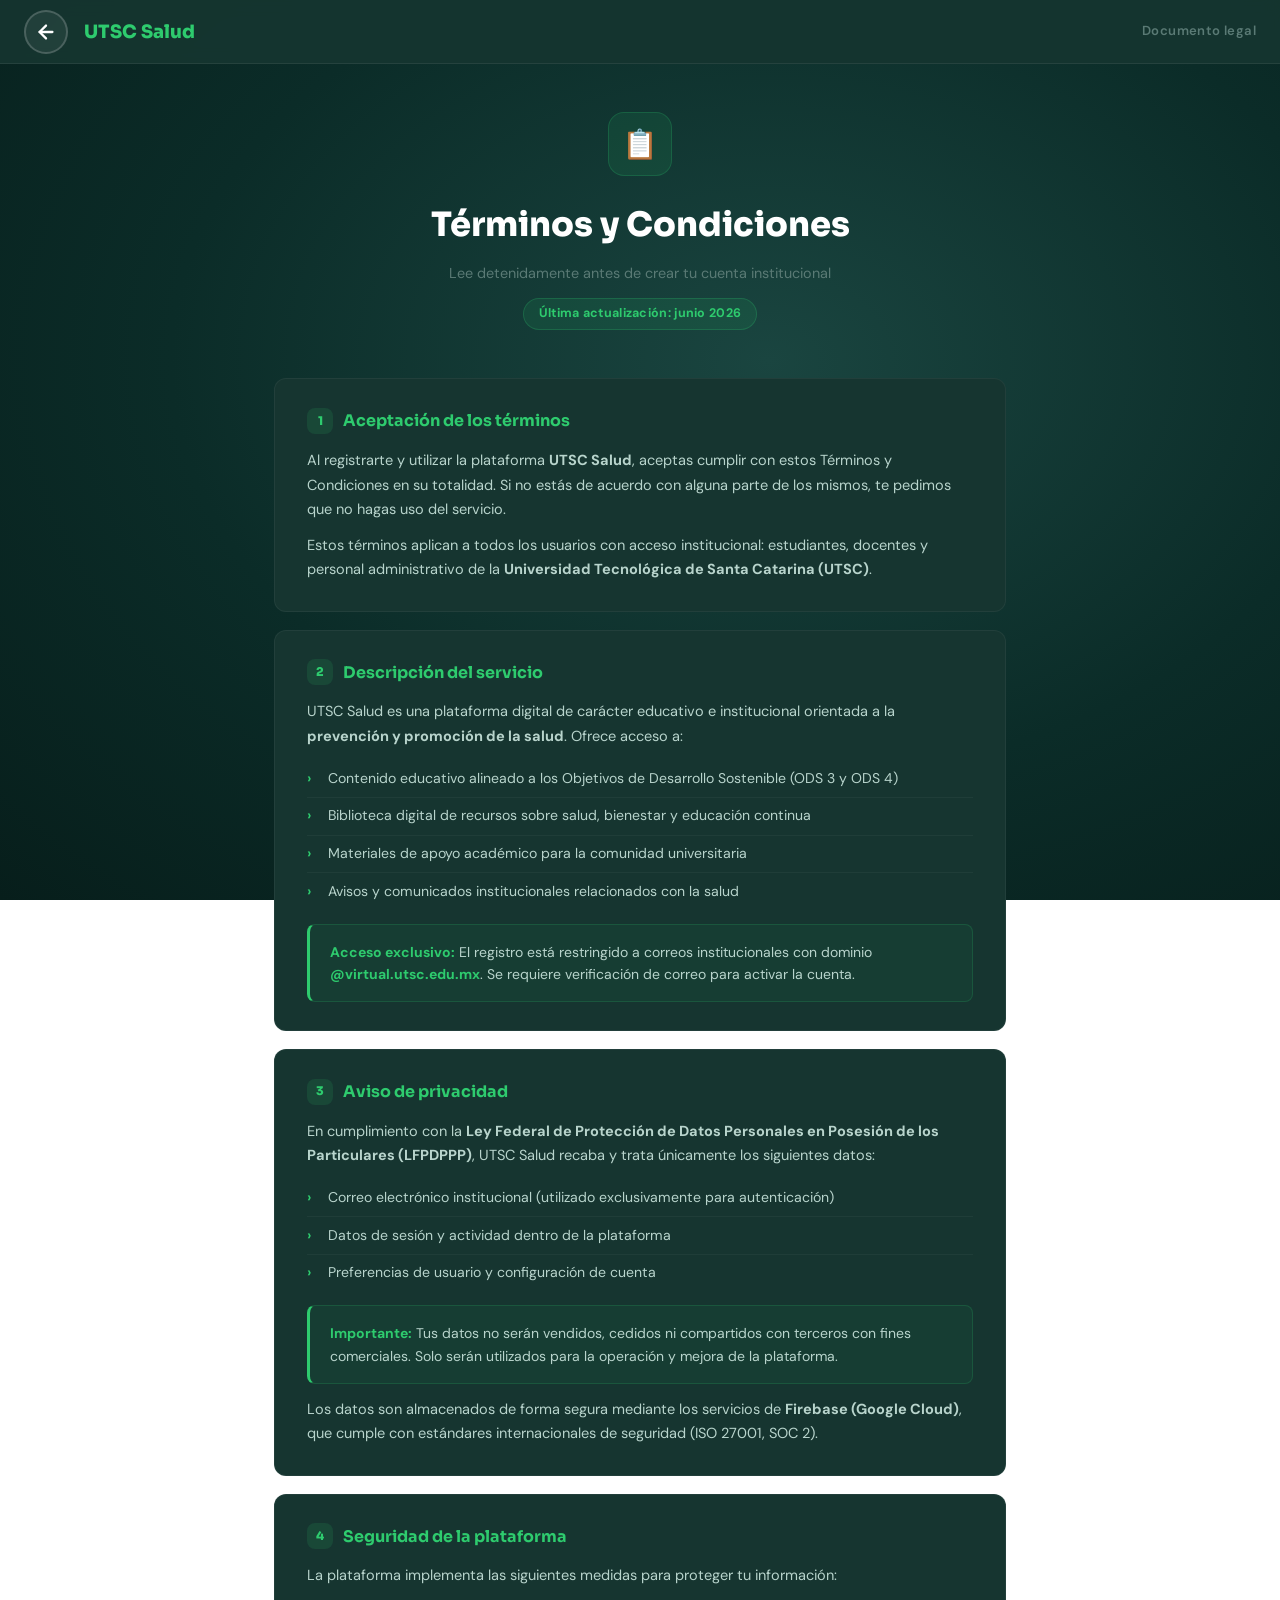
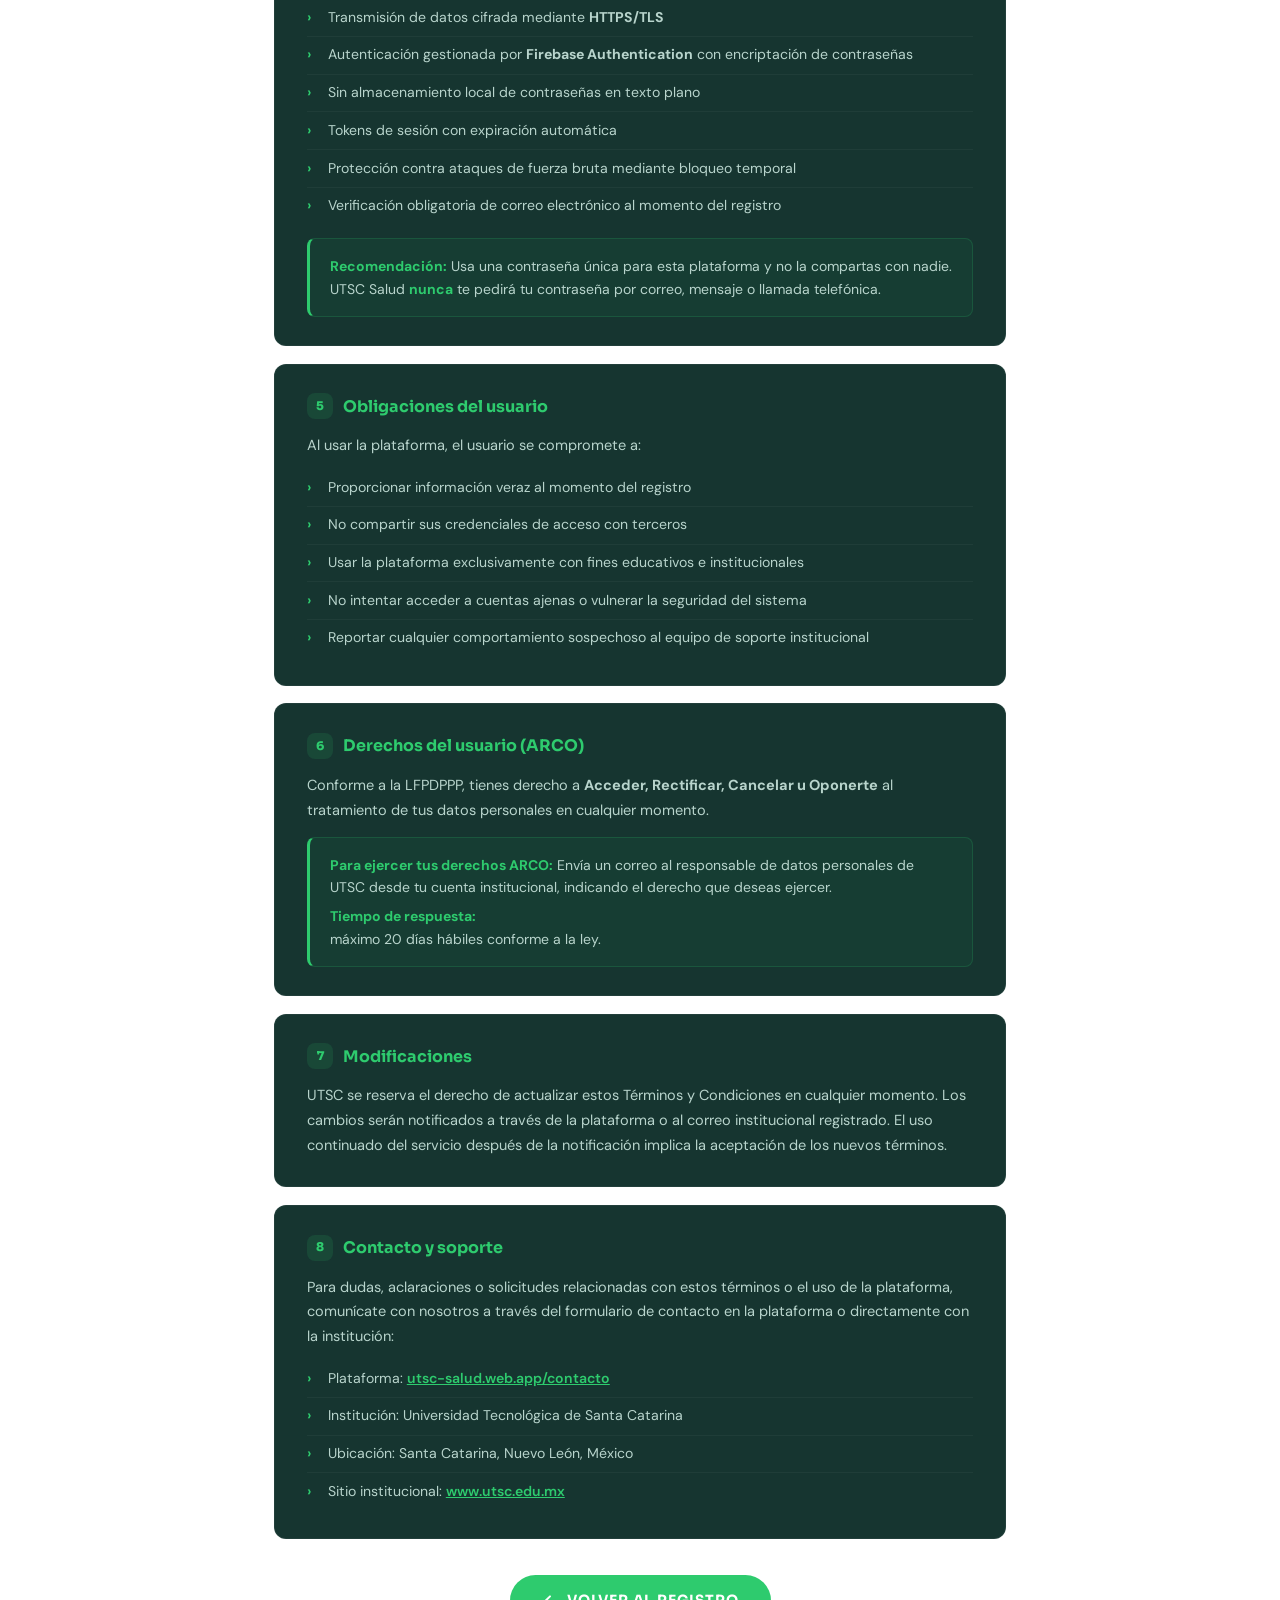
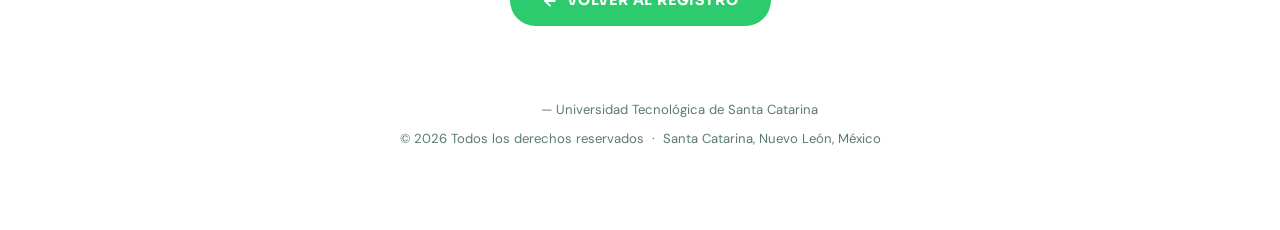
<file: terminos.html>
<!DOCTYPE html>
<html lang="es">
<head>
  <meta charset="UTF-8" />
  <meta name="viewport" content="width=device-width, initial-scale=1.0" />
  <title>Términos y Condiciones — UTSC Salud</title>
  <link rel="preconnect" href="https://fonts.googleapis.com" />
  <link rel="preconnect" href="https://fonts.gstatic.com" crossorigin />
  <link href="https://fonts.googleapis.com/css2?family=Sora:wght@400;600;700;800&family=DM+Sans:wght@400;500;600&display=swap" rel="stylesheet" />
  <style>
    *, *::before, *::after { box-sizing: border-box; margin: 0; padding: 0; }

    :root {
      --green:      #2ecb6e;
      --green-dk:   #23a858;
      --bg-dark:    #0b2622;
      --bg-card:    #163530;
      --bg-card-2:  #1e4540;
      --text:       #e0eeea;
      --text-muted: #5a7a75;
      --text-soft:  #b8d4cc;
      --radius:     12px;
      --font-display: 'Sora', sans-serif;
      --font-body:    'DM Sans', sans-serif;
    }

    body {
      font-family: var(--font-body);
      background: radial-gradient(ellipse at 60% 40%, #1a4540 0%, #0b2c28 55%, #071e1b 100%);
      background-attachment: fixed;
      color: var(--text);
      min-height: 100vh;
      line-height: 1.7;
    }

    /* ── Header ── */
    header {
      background: rgba(22, 53, 48, 0.95);
      backdrop-filter: blur(8px);
      border-bottom: 1px solid rgba(255,255,255,.07);
      padding: 0 1.5rem;
      height: 64px;
      display: flex;
      align-items: center;
      gap: 1rem;
      position: sticky;
      top: 0;
      z-index: 10;
    }
    .header-back {
      width: 44px; height: 44px;
      border-radius: 50%;
      border: 2px solid rgba(255,255,255,.18);
      background: rgba(255,255,255,.06);
      color: #fff;
      display: flex; align-items: center; justify-content: center;
      text-decoration: none;
      transition: background .2s, border-color .2s;
      flex-shrink: 0;
    }
    .header-back:hover { background: rgba(255,255,255,.14); border-color: var(--green); }
    .header-back svg { display: block; }
    .header-brand {
      font-family: var(--font-display);
      font-weight: 800;
      font-size: 1.15rem;
      color: var(--green);
    }
    .header-title {
      font-size: .82rem;
      color: var(--text-muted);
      margin-left: auto;
      font-weight: 600;
      letter-spacing: .4px;
    }

    /* ── Main ── */
    main {
      max-width: 780px;
      margin: 0 auto;
      padding: 3rem 1.5rem 5rem;
    }

    /* ── Hero ── */
    .doc-hero {
      text-align: center;
      margin-bottom: 3rem;
    }
    .doc-hero__icon {
      width: 64px; height: 64px;
      background: rgba(46,203,110,.1);
      border: 1px solid rgba(46,203,110,.2);
      border-radius: 16px;
      display: flex; align-items: center; justify-content: center;
      margin: 0 auto 1.25rem;
      font-size: 1.8rem;
    }
    .doc-hero h1 {
      font-family: var(--font-display);
      font-size: clamp(1.6rem, 4vw, 2.1rem);
      font-weight: 800;
      color: #fff;
      margin-bottom: .5rem;
    }
    .doc-hero p { color: var(--text-muted); font-size: .9rem; }
    .doc-hero .badge {
      display: inline-block;
      margin-top: .75rem;
      background: rgba(46,203,110,.1);
      color: var(--green);
      font-size: .78rem;
      font-weight: 700;
      padding: .3rem .9rem;
      border-radius: 999px;
      border: 1px solid rgba(46,203,110,.22);
      letter-spacing: .3px;
    }

    /* ── Sections ── */
    .doc-section {
      background: var(--bg-card);
      border-radius: var(--radius);
      padding: 1.75rem 2rem;
      margin-bottom: 1.1rem;
      border: 1px solid rgba(255,255,255,.05);
      transition: border-color .2s;
    }
    .doc-section:hover { border-color: rgba(46,203,110,.12); }

    .doc-section h2 {
      font-family: var(--font-display);
      font-size: 1rem;
      font-weight: 700;
      color: var(--green);
      margin-bottom: .9rem;
      display: flex;
      align-items: center;
      gap: .65rem;
    }
    .doc-section h2 .num {
      width: 26px; height: 26px;
      background: rgba(46,203,110,.13);
      border-radius: 8px;
      font-size: .75rem;
      font-weight: 800;
      display: flex; align-items: center; justify-content: center;
      color: var(--green);
      flex-shrink: 0;
    }
    .doc-section p {
      font-size: .91rem;
      color: var(--text-soft);
      margin-bottom: .65rem;
    }
    .doc-section p:last-child { margin-bottom: 0; }
    .doc-section ul { list-style: none; padding: 0; }
    .doc-section ul li {
      font-size: .88rem;
      color: var(--text-soft);
      padding: .4rem 0 .4rem 1.3rem;
      position: relative;
      border-bottom: 1px solid rgba(255,255,255,.04);
    }
    .doc-section ul li:last-child { border-bottom: none; }
    .doc-section ul li::before {
      content: "›";
      position: absolute;
      left: 0;
      color: var(--green);
      font-weight: 700;
    }

    /* ── Highlight box ── */
    .highlight-box {
      background: rgba(46,203,110,.06);
      border: 1px solid rgba(46,203,110,.18);
      border-left: 3px solid var(--green);
      border-radius: 8px;
      padding: 1rem 1.25rem;
      margin-top: .85rem;
      font-size: .875rem;
      color: var(--text-soft);
      line-height: 1.6;
    }
    .highlight-box strong { color: var(--green); }

    /* ── Volver btn ── */
    .btn-back {
      display: inline-flex;
      align-items: center;
      gap: .6rem;
      margin: 2.25rem auto 0;
      background: var(--green);
      color: #fff;
      border: none;
      border-radius: 999px;
      padding: .85rem 2rem;
      font-family: var(--font-display);
      font-size: .88rem;
      font-weight: 700;
      letter-spacing: .8px;
      text-transform: uppercase;
      cursor: pointer;
      text-decoration: none;
      transition: background .2s, transform .15s;
      display: flex;
      width: fit-content;
      margin-inline: auto;
    }
    .btn-back:hover { background: var(--green-dk); transform: translateY(-1px); }

    /* ── Footer ── */
    .doc-footer {
      margin-top: 2.5rem;
      text-align: center;
      color: var(--text-muted);
      font-size: .82rem;
      border-top: 1px solid rgba(255,255,255,.06);
      padding-top: 2rem;
    }
    .doc-footer a { color: var(--green); text-decoration: none; }
    .doc-footer a:hover { text-decoration: underline; }
    .doc-footer strong { color: #fff; }

    @media (max-width: 600px) {
      main { padding: 2rem 1rem 4rem; }
      .doc-section { padding: 1.25rem 1.25rem; }
      .doc-hero h1 { font-size: 1.5rem; }
      .header-title { display: none; }
    }
  </style>
</head>
<body>

  <header>
    <a href="registro.html" class="header-back" aria-label="Volver al registro">
      <svg xmlns="http://www.w3.org/2000/svg" width="22" height="22" viewBox="0 0 24 24" fill="none"
           stroke="currentColor" stroke-width="2.5" stroke-linecap="round" stroke-linejoin="round">
        <path d="M19 12H5"/><polyline points="12 19 5 12 12 5"/>
      </svg>
    </a>
    <span class="header-brand">UTSC Salud</span>
    <span class="header-title">Documento legal</span>
  </header>

  <main>

    <div class="doc-hero">
      <div class="doc-hero__icon">📋</div>
      <h1>Términos y Condiciones</h1>
      <p>Lee detenidamente antes de crear tu cuenta institucional</p>
      <span class="badge">Última actualización: junio 2026</span>
    </div>

    <!-- 1 -->
    <div class="doc-section">
      <h2><span class="num">1</span> Aceptación de los términos</h2>
      <p>Al registrarte y utilizar la plataforma <strong>UTSC Salud</strong>, aceptas cumplir con estos Términos y Condiciones en su totalidad. Si no estás de acuerdo con alguna parte de los mismos, te pedimos que no hagas uso del servicio.</p>
      <p>Estos términos aplican a todos los usuarios con acceso institucional: estudiantes, docentes y personal administrativo de la <strong>Universidad Tecnológica de Santa Catarina (UTSC)</strong>.</p>
    </div>

    <!-- 2 -->
    <div class="doc-section">
      <h2><span class="num">2</span> Descripción del servicio</h2>
      <p>UTSC Salud es una plataforma digital de carácter educativo e institucional orientada a la <strong>prevención y promoción de la salud</strong>. Ofrece acceso a:</p>
      <ul>
        <li>Contenido educativo alineado a los Objetivos de Desarrollo Sostenible (ODS 3 y ODS 4)</li>
        <li>Biblioteca digital de recursos sobre salud, bienestar y educación continua</li>
        <li>Materiales de apoyo académico para la comunidad universitaria</li>
        <li>Avisos y comunicados institucionales relacionados con la salud</li>
      </ul>
      <div class="highlight-box">
        <strong>Acceso exclusivo:</strong> El registro está restringido a correos institucionales con dominio <strong>@virtual.utsc.edu.mx</strong>. Se requiere verificación de correo para activar la cuenta.
      </div>
    </div>

    <!-- 3 -->
    <div class="doc-section">
      <h2><span class="num">3</span> Aviso de privacidad</h2>
      <p>En cumplimiento con la <strong>Ley Federal de Protección de Datos Personales en Posesión de los Particulares (LFPDPPP)</strong>, UTSC Salud recaba y trata únicamente los siguientes datos:</p>
      <ul>
        <li>Correo electrónico institucional (utilizado exclusivamente para autenticación)</li>
        <li>Datos de sesión y actividad dentro de la plataforma</li>
        <li>Preferencias de usuario y configuración de cuenta</li>
      </ul>
      <div class="highlight-box">
        <strong>Importante:</strong> Tus datos no serán vendidos, cedidos ni compartidos con terceros con fines comerciales. Solo serán utilizados para la operación y mejora de la plataforma.
      </div>
      <p style="margin-top:.85rem">Los datos son almacenados de forma segura mediante los servicios de <strong>Firebase (Google Cloud)</strong>, que cumple con estándares internacionales de seguridad (ISO 27001, SOC 2).</p>
    </div>

    <!-- 4 -->
    <div class="doc-section">
      <h2><span class="num">4</span> Seguridad de la plataforma</h2>
      <p>La plataforma implementa las siguientes medidas para proteger tu información:</p>
      <ul>
        <li>Transmisión de datos cifrada mediante <strong>HTTPS/TLS</strong></li>
        <li>Autenticación gestionada por <strong>Firebase Authentication</strong> con encriptación de contraseñas</li>
        <li>Sin almacenamiento local de contraseñas en texto plano</li>
        <li>Tokens de sesión con expiración automática</li>
        <li>Protección contra ataques de fuerza bruta mediante bloqueo temporal</li>
        <li>Verificación obligatoria de correo electrónico al momento del registro</li>
      </ul>
      <div class="highlight-box">
        <strong>Recomendación:</strong> Usa una contraseña única para esta plataforma y no la compartas con nadie. UTSC Salud <strong>nunca</strong> te pedirá tu contraseña por correo, mensaje o llamada telefónica.
      </div>
    </div>

    <!-- 5 -->
    <div class="doc-section">
      <h2><span class="num">5</span> Obligaciones del usuario</h2>
      <p>Al usar la plataforma, el usuario se compromete a:</p>
      <ul>
        <li>Proporcionar información veraz al momento del registro</li>
        <li>No compartir sus credenciales de acceso con terceros</li>
        <li>Usar la plataforma exclusivamente con fines educativos e institucionales</li>
        <li>No intentar acceder a cuentas ajenas o vulnerar la seguridad del sistema</li>
        <li>Reportar cualquier comportamiento sospechoso al equipo de soporte institucional</li>
      </ul>
    </div>

    <!-- 6 -->
    <div class="doc-section">
      <h2><span class="num">6</span> Derechos del usuario (ARCO)</h2>
      <p>Conforme a la LFPDPPP, tienes derecho a <strong>Acceder, Rectificar, Cancelar u Oponerte</strong> al tratamiento de tus datos personales en cualquier momento.</p>
      <div class="highlight-box">
        <strong>Para ejercer tus derechos ARCO:</strong> Envía un correo al responsable de datos personales de UTSC desde tu cuenta institucional, indicando el derecho que deseas ejercer.<br/>
        <strong style="margin-top:.4rem;display:block">Tiempo de respuesta:</strong> máximo 20 días hábiles conforme a la ley.
      </div>
    </div>

    <!-- 7 -->
    <div class="doc-section">
      <h2><span class="num">7</span> Modificaciones</h2>
      <p>UTSC se reserva el derecho de actualizar estos Términos y Condiciones en cualquier momento. Los cambios serán notificados a través de la plataforma o al correo institucional registrado. El uso continuado del servicio después de la notificación implica la aceptación de los nuevos términos.</p>
    </div>

    <!-- 8 -->
    <div class="doc-section">
      <h2><span class="num">8</span> Contacto y soporte</h2>
      <p>Para dudas, aclaraciones o solicitudes relacionadas con estos términos o el uso de la plataforma, comunícate con nosotros a través del formulario de contacto en la plataforma o directamente con la institución:</p>
      <ul>
        <li>Plataforma: <a href="contacto.html" style="color:var(--green);font-weight:600;">utsc-salud.web.app/contacto</a></li>
        <li>Institución: Universidad Tecnológica de Santa Catarina</li>
        <li>Ubicación: Santa Catarina, Nuevo León, México</li>
        <li>Sitio institucional: <a href="https://www.utsc.edu.mx" target="_blank" rel="noopener" style="color:var(--green);font-weight:600;">www.utsc.edu.mx</a></li>
      </ul>
    </div>

    <a href="registro.html" class="btn-back">
      <svg xmlns="http://www.w3.org/2000/svg" width="16" height="16" viewBox="0 0 24 24" fill="none"
           stroke="currentColor" stroke-width="3" stroke-linecap="round" stroke-linejoin="round">
        <path d="M19 12H5"/><polyline points="12 19 5 12 12 5"/>
      </svg>
      Volver al registro
    </a>

    <div class="doc-footer">
      <p><strong>UTSC Salud</strong> — Universidad Tecnológica de Santa Catarina</p>
      <p style="margin-top:.4rem">© 2026 Todos los derechos reservados &nbsp;·&nbsp; Santa Catarina, Nuevo León, México</p>
    </div>

  </main>

</body>
</html>
</file>
